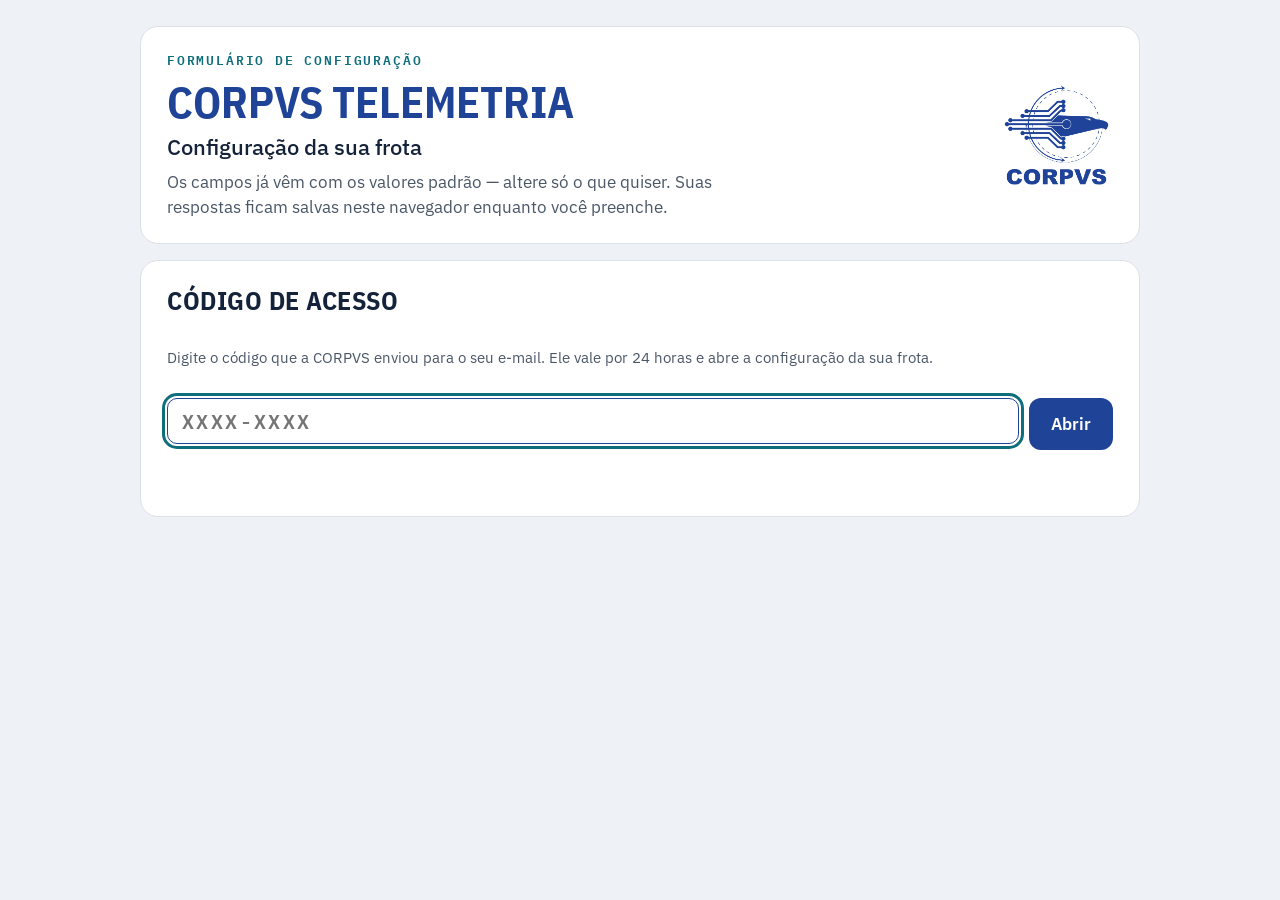
<file: index.html>
<!doctype html>
<html lang="pt-BR">
<head>
<meta charset="utf-8">
<meta name="viewport" content="width=device-width, initial-scale=1">
<meta name="theme-color" content="#1f4396">
<meta name="robots" content="noindex">
<meta name="referrer" content="no-referrer">
<meta name="description" content="Formulário de configuração da telemetria CORPVS.">
<title>CORPVS Telemetria — Formulário de Configuração</title>
<link rel="preconnect" href="https://fonts.googleapis.com">
<link rel="preconnect" href="https://fonts.gstatic.com" crossorigin>
<link rel="stylesheet" href="https://fonts.googleapis.com/css2?family=IBM+Plex+Mono:wght@500;600&family=IBM+Plex+Sans:ital,wght@0,400;0,500;0,600;1,400&family=IBM+Plex+Sans+Condensed:wght@700&display=swap">
<link rel="stylesheet" href="assets/estilo.css">
</head>
<body>

<div class="pagina">

  <header class="cartao cabecalho">
    <div class="cabecalho__texto">
      <div class="sobretitulo">FORMULÁRIO DE CONFIGURAÇÃO</div>
      <h1>CORPVS TELEMETRIA</h1>
      <div class="cabecalho__linha2" id="tituloCliente">Configuração da sua frota</div>
      <p>Os campos já vêm com os valores padrão — altere só o que quiser. Suas respostas ficam salvas neste navegador enquanto você preenche.</p>
    </div>
    <img class="cabecalho__logo" src="assets/logo.png" alt="CORPVS" width="1766" height="1713">
  </header>

  <!-- ================= ACESSO ================= -->
  <section class="cartao secao acesso" id="telaAcesso">
    <div class="titulo">CÓDIGO DE ACESSO</div>
    <p class="subtitulo">Digite o código que a CORPVS enviou para o seu e-mail. Ele vale por 24 horas e abre
      a configuração da sua frota.</p>
    <form class="acesso__linha" id="formAcesso">
      <input class="entrada acesso__codigo" type="text" id="codigo" placeholder="XXXX-XXXX"
             autocomplete="one-time-code" autocapitalize="characters" spellcheck="false" maxlength="12"
             aria-label="Código de acesso">
      <button class="btn" type="submit" id="abrir">Abrir</button>
    </form>
    <p class="dica" id="estadoAcesso" aria-live="polite"></p>
  </section>

  <div id="formulario" class="formulario" hidden>

  <nav class="abas" data-noprint>
    <button class="aba" type="button" data-ir="1" aria-current="true">
      <span class="aba__num">1</span>
      <span class="aba__rot"><b>Frota e grupos</b><span>Câmbio · grupos</span></span>
    </button>
    <button class="aba" type="button" data-ir="2" aria-current="false">
      <span class="aba__num">2</span>
      <span class="aba__rot"><b>Motor</b><span>Faixas de rotação</span></span>
    </button>
    <button class="aba" type="button" data-ir="3" aria-current="false">
      <span class="aba__num">3</span>
      <span class="aba__rot"><b>Condução e alertas</b><span>Velocidade · condução · áudios</span></span>
    </button>
    <button class="aba" type="button" data-ir="4" aria-current="false">
      <span class="aba__num">4</span>
      <span class="aba__rot"><b>Ranking</b><span>Regras de pontuação</span></span>
    </button>
  </nav>

  <!-- Aparece nas etapas 2 e 3: é o grupo em edição. -->
  <section class="cartao secao conjuntos" id="cartaoGrupo">
    <div class="cabecalho-bloco cabecalho-bloco--quebra">
      <div>
        <div class="titulo">GRUPO EM CONFIGURAÇÃO</div>
        <div class="subtitulo">Tudo o que você ajustar abaixo vale para as placas deste grupo.
          Para criar grupo ou mudar placa de grupo, volte à etapa 1.</div>
      </div>
      <button class="btn-adicionar" type="button" id="duplicarGrupo">Duplicar grupo</button>
    </div>
    <div class="fichas" id="fichasGrupos" role="tablist" aria-label="Grupos"></div>
    <p class="placas-do-grupo" id="placasDoGrupo"></p>
    <div class="grade-campos">
      <label class="campo">
        <span>Nome deste grupo</span>
        <input type="text" id="nomeGrupo" autocomplete="off">
        <span class="dica">Ex.: <em>Delivery urbano</em>, <em>Carretas</em>. É por este nome que a CORPVS
          identifica cada configuração.</span>
      </label>
      <label class="campo">
        <span>Modelo do veículo</span>
        <select id="modeloGrupo" class="entrada"></select>
        <span class="dica">Escolhendo o modelo, as faixas de rotação já vêm da ficha técnica do
          fabricante. Dá para ajustar depois.</span>
      </label>
    </div>
  </section>

  <!-- Presa no topo da tela: rolando lá para baixo, o cliente continua
       sabendo qual grupo está editando. -->
  <button class="editando" type="button" id="editando" hidden aria-live="polite"></button>

  <!-- ================= ETAPA 1 — FROTA E GRUPOS ================= -->
  <div id="pagina1" class="folha">

    <section class="cartao secao">
      <div class="titulo">IDENTIFICAÇÃO</div>
      <div class="grade-campos">
        <div class="campo">
          <span>Empresa</span>
          <div class="entrada entrada--fixa" id="nomeCliente"></div>
        </div>
        <label class="campo">
          <span>Responsável</span>
          <input type="text" id="responsavel" placeholder="Seu nome" autocomplete="name">
        </label>
        <label class="campo">
          <span>E-mail</span>
          <input type="email" id="email" placeholder="nome@empresa.com.br" autocomplete="email" required>
          <span class="dica" id="dicaEmail"></span>
        </label>
      </div>

      <!-- Campo-armadilha: fica fora da tela e sem foco por tabulação.
           Pessoa nenhuma o preenche; robô de formulário preenche tudo.
           Se vier com conteúdo, o envio é descartado do outro lado. -->
      <div class="armadilha" aria-hidden="true">
        <label>Não preencha este campo
          <input type="text" id="armadilha" name="sobrenome_meio" tabindex="-1" autocomplete="off">
        </label>
      </div>
    </section>

    <section class="cartao secao">
      <div class="cabecalho-bloco cabecalho-bloco--quebra">
        <div>
          <div class="titulo">FROTA</div>
          <div class="subtitulo">Marque o câmbio de cada veículo. Placas no mesmo grupo recebem a mesma
            configuração — um veículo diferente dos outros vai para um grupo só dele.</div>
        </div>
        <div class="contador" id="contadorPlacas">—</div>
      </div>
      <div class="acoes-frota" data-noprint>
        <button class="btn btn--pequeno" type="button" id="todasManuais">Todas manuais</button>
        <button class="btn btn--pequeno" type="button" id="todasAutomaticas">Todas automáticas</button>
      </div>
      <div class="placas" id="listaPlacas"></div>
      <p class="dica">Automáticos não têm banguela, faixa azul, RPM abaixo do ideal nem excesso de embreagem.</p>
      <div class="resumo-grupos" id="resumoGrupos"></div>
    </section>

    <div class="rodape-nav rodape-nav--fim" data-noprint>
      <button class="btn" type="button" data-ir="2">Configurar grupos →</button>
    </div>
  </div>

  <!-- ================= ETAPA 2 — MOTOR ================= -->
  <div id="pagina2" class="folha" hidden>

    <section class="cartao secao">
      <div class="cabecalho-bloco">
        <div style="display:flex;align-items:center;gap:14px">
          <div class="icone-bloco">
            <svg width="32" height="32" viewBox="0 0 24 24" fill="none" stroke="currentColor" stroke-width="1.6" stroke-linecap="round" stroke-linejoin="round" aria-hidden="true"><path d="M3.5 17a8.5 8.5 0 1 1 17 0"/><path d="M12 17l4.5-5.5"/></svg>
          </div>
          <div>
            <div class="numero-bloco">01</div>
            <div class="titulo titulo--grande">ROTAÇÃO DO MOTOR</div>
          </div>
        </div>
        <div class="unidade"><small>UNIDADE</small><b>RPM</b></div>
      </div>

      <div style="display:flex;flex-direction:column;gap:8px;padding-top:6px">
        <p class="origem-faixas" id="origemFaixas"></p>
        <div class="barra" id="barra"></div>
        <div class="marcas" id="marcas"></div>
        <p class="nota-italico">Arraste os marcadores ou digite os valores abaixo — as faixas vizinhas se ajustam automaticamente. A azul (RPM abaixo do ideal) começa sempre na marcha lenta + 50 e é exclusiva de veículos manuais.</p>
      </div>

      <div class="faixas" id="listaFaixas"></div>

      <div class="grade-campos" style="padding-top:16px;border-top:1px solid #e6eaef">
        <div id="camposRpm"></div>
        <div class="caixa-fixa">
          <span style="display:flex;align-items:center;gap:10px;font:600 16px var(--sans)">Banguela <span class="etiqueta">FIXO</span></span>
          <span style="font:400 15px/1.45 var(--sans);color:var(--texto-medio)">Exclusivo para veículos manuais. Detectado com rotação em marcha lenta + 50 e velocidade acima de 15 km/h. Não é ajustável pelo cliente.</span>
        </div>
      </div>
    </section>

    <div class="rodape-nav" data-noprint>
      <button class="btn btn--fantasma" type="button" data-ir="1">← Frota</button>
      <button class="btn" type="button" data-ir="3">Condução e alertas →</button>
    </div>
  </div>

  <!-- ================= ETAPA 3 — CONDUÇÃO E ALERTAS ================= -->
  <div id="pagina3" class="folha" hidden>

    <div class="blocos" id="blocos"></div>

    <section class="cartao secao">
      <div class="cabecalho-bloco cabecalho-bloco--quebra">
        <div>
          <div class="numero-bloco">04</div>
          <div class="titulo titulo--grande">ALERTAS SONOROS</div>
        </div>
        <div style="display:flex;gap:8px" data-noprint>
          <button class="btn btn--pequeno" type="button" id="ligarTodos">Ligar todos</button>
          <button class="btn btn--pequeno" type="button" id="desligarTodos">Desligar todos</button>
        </div>
      </div>
      <div class="alertas" id="listaAlertas"></div>
    </section>

    <div class="rodape-nav" data-noprint>
      <button class="btn btn--fantasma" type="button" data-ir="2">← Motor</button>
      <button class="btn" type="button" data-ir="4">Ranking →</button>
    </div>
  </div>

  <!-- ================= ETAPA 4 — RANKING ================= -->
  <div id="pagina4" class="folha" hidden>

    <section class="cartao secao">
      <div class="titulo titulo--grande">RANKING DE MOTORISTAS</div>
      <div class="explica-regra">
        <p>Cada regra funciona assim: quando o evento acontecer <b>X vezes</b>, o motorista
          <b>perde Y pontos</b>.</p>
        <p class="explica-regra__exemplo">Exemplo: <b>Faixa amarela</b> · 3 vezes · perde 2 pontos.</p>
        <p>Ligue as regras que valem para a sua frota. As regras valem para todos os motoristas,
          de todos os grupos — é assim que o ranking compara um com o outro.</p>
      </div>
    </section>

    <div id="listasRegras" class="folha"></div>

    <section class="cartao secao">
      <div class="titulo">OBSERVAÇÕES</div>
      <textarea id="observacoes" rows="3" placeholder="Algo mais que devemos saber?"></textarea>
    </section>

    <div class="rodape-nav" data-noprint>
      <button class="btn btn--fantasma" type="button" data-ir="3">← Condução e alertas</button>
      <button class="btn" type="button" id="abrirResumo">Revisar e enviar</button>
    </div>
  </div>

  </div>

</div>

<!-- ================= RESUMO ================= -->
<div class="modal" id="modal" hidden role="dialog" aria-modal="true" aria-label="Resumo da configuração">
  <div class="modal__caixa">
    <div class="modal__topo">
      <b>Resumo da configuração</b>
      <button class="fechar" type="button" id="fecharResumo" aria-label="Fechar">×</button>
    </div>
    <div class="modal__corpo" id="corpoResumo"></div>
    <div class="modal__pe">
      <span class="estado" id="estadoEnvio"></span>
      <button class="btn btn--fantasma" type="button" id="copiarResumo">Copiar resumo</button>
      <button class="btn" type="button" id="enviar">Enviar respostas</button>
    </div>
  </div>
</div>

<!-- defer preserva a ordem: catálogo e matemática primeiro, depois os
     controles, a frota, as regras, o resumo e o estado. Por último o
     acesso, que é quem abre o formulário depois de validar o código. -->
<script src="assets/catalogo.js" defer></script>
<script src="assets/campos.js" defer></script>
<script src="assets/frota.js" defer></script>
<script src="assets/regras.js" defer></script>
<script src="assets/resumo.js" defer></script>
<script src="assets/app.js" defer></script>
<script src="assets/acesso.js" defer></script>
</body>
</html>
</file>
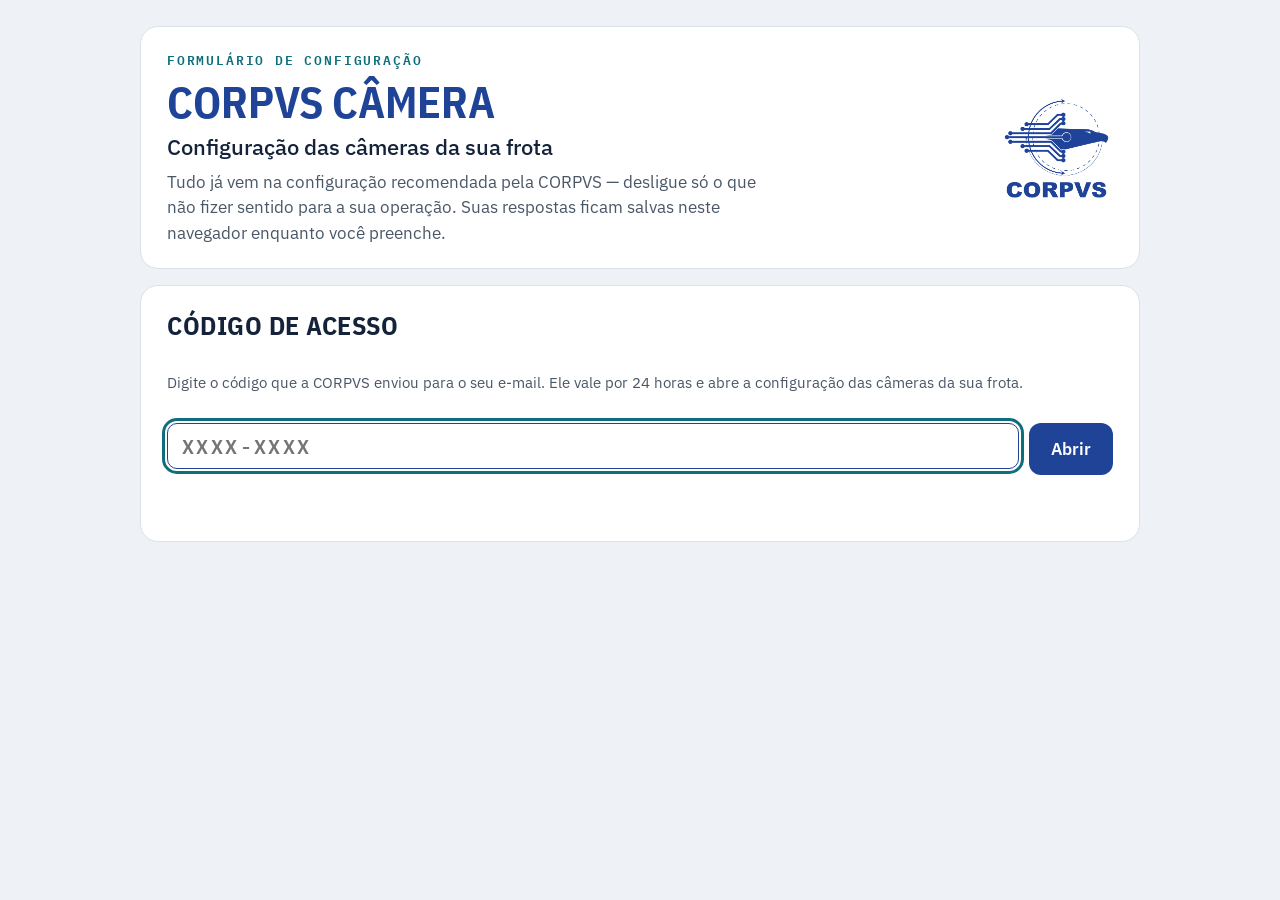
<file: camera/index.html>
<!doctype html>
<html lang="pt-BR">
<head>
<meta charset="utf-8">
<meta name="viewport" content="width=device-width, initial-scale=1">
<meta name="theme-color" content="#1f4396">
<meta name="robots" content="noindex">
<meta name="referrer" content="no-referrer">
<meta name="description" content="Formulário de configuração da câmera CORPVS.">
<title>CORPVS Câmera — Formulário de Configuração</title>
<link rel="preconnect" href="https://fonts.googleapis.com">
<link rel="preconnect" href="https://fonts.gstatic.com" crossorigin>
<link rel="stylesheet" href="https://fonts.googleapis.com/css2?family=IBM+Plex+Mono:wght@500;600&family=IBM+Plex+Sans:ital,wght@0,400;0,500;0,600;1,400&family=IBM+Plex+Sans+Condensed:wght@700&display=swap">
<link rel="stylesheet" href="../assets/estilo.css">
<style>
  /* Só o que a câmera tem e a telemetria não: a ficha de cada função. */
  .funcao { gap: var(--espaco-m); }
  .funcao__campos { display: grid; gap: var(--espaco-m); grid-template-columns: minmax(0, 1fr); }
  @media (min-width: 560px) { .funcao__campos { grid-template-columns: repeat(auto-fill, minmax(min(100%, 240px), 1fr)); } }
  .funcao__campos .alerta { min-height: 46px; }
  .modulo { font: 600 13px var(--sans); letter-spacing: .06em; text-transform: uppercase; color: var(--teal); }
</style>
</head>
<body>

<div class="pagina">

  <header class="cartao cabecalho">
    <div class="cabecalho__texto">
      <div class="sobretitulo">FORMULÁRIO DE CONFIGURAÇÃO</div>
      <h1>CORPVS CÂMERA</h1>
      <div class="cabecalho__linha2" id="tituloCliente">Configuração das câmeras da sua frota</div>
      <p>Tudo já vem na configuração recomendada pela CORPVS — desligue só o que não fizer sentido para a sua operação. Suas respostas ficam salvas neste navegador enquanto você preenche.</p>
    </div>
    <img class="cabecalho__logo" src="../assets/logo.png" alt="CORPVS" width="1766" height="1713">
  </header>

  <!-- ================= ACESSO ================= -->
  <section class="cartao secao acesso" id="telaAcesso">
    <div class="titulo">CÓDIGO DE ACESSO</div>
    <p class="subtitulo">Digite o código que a CORPVS enviou para o seu e-mail. Ele vale por 24 horas e abre
      a configuração das câmeras da sua frota.</p>
    <form class="acesso__linha" id="formAcesso">
      <input class="entrada acesso__codigo" type="text" id="codigo" placeholder="XXXX-XXXX"
             autocomplete="one-time-code" autocapitalize="characters" spellcheck="false" maxlength="12"
             aria-label="Código de acesso">
      <button class="btn" type="submit" id="abrir">Abrir</button>
    </form>
    <p class="dica" id="estadoAcesso" aria-live="polite"></p>
  </section>

  <div id="formulario" class="formulario" hidden>

  <nav class="abas" data-noprint>
    <button class="aba" type="button" data-ir="1" aria-current="true">
      <span class="aba__num">1</span>
      <span class="aba__rot"><b>Identificação</b><span>Responsável · veículos</span></span>
    </button>
    <button class="aba" type="button" data-ir="2" aria-current="false">
      <span class="aba__num">2</span>
      <span class="aba__rot"><b>Estrada (ADAS)</b><span>Colisão · faixa · distância</span></span>
    </button>
    <button class="aba" type="button" data-ir="3" aria-current="false">
      <span class="aba__num">3</span>
      <span class="aba__rot"><b>Motorista (DSM)</b><span>Cansaço · celular · cinto · direção</span></span>
    </button>
    <button class="aba" type="button" data-ir="4" aria-current="false">
      <span class="aba__num">4</span>
      <span class="aba__rot"><b>Gravação</b><span>Microfone · veículo desligado</span></span>
    </button>
  </nav>

  <!-- ================= ETAPA 1 — IDENTIFICAÇÃO ================= -->
  <div id="pagina1" class="folha">
    <section class="cartao secao">
      <div class="titulo">IDENTIFICAÇÃO</div>
      <div class="grade-campos">
        <div class="campo">
          <span>Empresa</span>
          <div class="entrada entrada--fixa" id="nomeCliente"></div>
        </div>
        <label class="campo">
          <span>Responsável</span>
          <input type="text" id="responsavel" placeholder="Seu nome" autocomplete="name">
        </label>
        <label class="campo">
          <span>E-mail</span>
          <input type="email" id="email" placeholder="nome@empresa.com.br" autocomplete="email" required>
          <span class="dica" id="dicaEmail"></span>
        </label>
      </div>

      <!-- Campo-armadilha: fora da tela e sem foco por tabulação.
           Se vier com conteúdo, o envio é descartado do outro lado. -->
      <div class="armadilha" aria-hidden="true">
        <label>Não preencha este campo
          <input type="text" id="armadilha" name="sobrenome_meio" tabindex="-1" autocomplete="off">
        </label>
      </div>
    </section>

    <section class="cartao secao">
      <div class="cabecalho-bloco cabecalho-bloco--quebra">
        <div>
          <div class="titulo">VEÍCULOS</div>
          <div class="subtitulo">A configuração desta página vale para todos os veículos abaixo.</div>
        </div>
        <div class="contador" id="contadorPlacas">—</div>
      </div>
      <div class="placas" id="listaPlacas"></div>
    </section>

    <section class="cartao secao">
      <div>
        <div class="titulo">ALARMES NA CABINE</div>
        <div class="subtitulo">Vale para todas as funções. Ligado, você escolhe função por função nas próximas etapas.</div>
      </div>
      <div id="alarmesCabine"></div>
    </section>

    <div class="rodape-nav rodape-nav--fim" data-noprint>
      <button class="btn" type="button" data-ir="2">Estrada (ADAS) →</button>
    </div>
  </div>

  <!-- ================= ETAPAS 2 a 4 — montadas pelo camera.js ================= -->
  <div id="pagina2" class="folha" hidden>
    <div class="folha" data-modulos="ADAS"></div>
    <div class="rodape-nav" data-noprint>
      <button class="btn btn--fantasma" type="button" data-ir="1">← Identificação</button>
      <button class="btn" type="button" data-ir="3">Motorista (DSM) →</button>
    </div>
  </div>

  <div id="pagina3" class="folha" hidden>
    <div class="folha" data-modulos="DSM VSD"></div>
    <div class="rodape-nav" data-noprint>
      <button class="btn btn--fantasma" type="button" data-ir="2">← Estrada (ADAS)</button>
      <button class="btn" type="button" data-ir="4">Gravação →</button>
    </div>
  </div>

  <div id="pagina4" class="folha" hidden>
    <div class="folha" data-modulos="Gravação"></div>
    <section class="cartao secao">
      <div class="titulo">OBSERVAÇÕES</div>
      <textarea id="observacoes" rows="3" placeholder="Algo mais que devemos saber?"></textarea>
    </section>
    <div class="rodape-nav" data-noprint>
      <button class="btn btn--fantasma" type="button" data-ir="3">← Motorista (DSM)</button>
      <button class="btn" type="button" id="abrirResumo">Revisar e enviar</button>
    </div>
  </div>

  </div>

</div>

<!-- ================= RESUMO ================= -->
<div class="modal" id="modal" hidden role="dialog" aria-modal="true" aria-label="Resumo da configuração">
  <div class="modal__caixa">
    <div class="modal__topo">
      <b>Resumo da configuração</b>
      <button class="fechar" type="button" id="fecharResumo" aria-label="Fechar">×</button>
    </div>
    <div class="modal__corpo" id="corpoResumo"></div>
    <div class="modal__pe">
      <span class="estado" id="estadoEnvio"></span>
      <button class="btn btn--fantasma" type="button" id="copiarResumo">Copiar resumo</button>
      <button class="btn" type="button" id="enviar">Enviar respostas</button>
    </div>
  </div>
</div>

<script src="catalogo.js" defer></script>
<script src="camera.js" defer></script>
</body>
</html>
</file>
<file: assets/estilo.css>
/* ------------------------------------------------------------------ *
 * Tokens. Cor, medida e tipografia num lugar só — mexer aqui muda a
 * página inteira, e não há valor de cor solto no meio do documento.
 * ------------------------------------------------------------------ */
:root {
  --azul: #1f4396;
  --azul-escuro: #18357a;
  --azul-claro: #eaf0fa;
  --teal: #0f6e7c;
  --teal-claro: #e6f1f3;
  --texto: #14233a;
  --texto-medio: #4a5767;
  --texto-fraco: #5b6878;
  --fundo: #eef1f5;
  --cartao: #fff;
  --cinza-claro: #f4f6f9;
  --borda: #dbe1e8;
  --borda-campo: #cdd5df;
  --verde: #1f9a6a;
  --verde-fundo: #f3faf6;
  --verde-borda: #9fd6bd;
  --vermelho: #c0392b;
  --alerta: #a4461b;
  --sans: 'IBM Plex Sans', -apple-system, BlinkMacSystemFont, 'Segoe UI', sans-serif;
  --cond: 'IBM Plex Sans Condensed', 'IBM Plex Sans', sans-serif;
  --mono: 'IBM Plex Mono', ui-monospace, Consolas, monospace;
  --raio: 14px;
  --raio-g: 18px;
  --toque: 44px;   /* alvo mínimo de toque */
  /* Espaçamento: entre caixas, dentro da caixa, entre itens pequenos.
     Nenhuma distância entre blocos é escrita solta — muda aqui, muda tudo. */
  --espaco: 16px;
  --espaco-m: 12px;
  --espaco-p: 8px;
}

* { box-sizing: border-box; }
/* Vem antes de tudo: o display de uma classe nossa nunca pode vencer o
   hidden, senão a página escondida continua na tela. */
[hidden] { display: none !important; }
html { -webkit-text-size-adjust: 100%; }
body {
  margin: 0;
  background: var(--fundo);
  color: var(--texto);
  font: 400 17px/1.5 var(--sans);
}
a { color: var(--azul); }
h1, h2, h3 { margin: 0; }
img { display: block; max-width: 100%; height: auto; }
button { font-family: inherit; }

/* Todo input tem largura intrínseca (~20 caracteres) que uma coluna de
   grade respeita — e é assim que um formulário estoura a tela do
   telefone sem ninguém ver. Aqui se permite encolher. */
input, textarea, select { min-width: 0; }

/* Se a fonte condensada não carregar (rede do cliente, modo offline), o
   título cai numa fonte bem mais larga. Quebrar é melhor que vazar. */
h1, .titulo, .titulo--grande { overflow-wrap: anywhere; }

/* Some a seta do input numérico: o valor é digitado ou arrastado. */
input[type=number] { -moz-appearance: textfield; appearance: textfield; }
input::-webkit-outer-spin-button,
input::-webkit-inner-spin-button { -webkit-appearance: none; margin: 0; }

:where(button, input, textarea, [tabindex]):focus-visible {
  outline: 3px solid var(--teal);
  outline-offset: 2px;
}

/* ------------------------------------------------------------------ *
 * Estrutura — mobile-first. As quebras em 640px e 900px só ACRESCENTAM
 * colunas; o telefone é o estado natural do documento, não a exceção.
 * ------------------------------------------------------------------ */
.pagina {
  max-width: 1040px;
  margin: 0 auto;
  padding: var(--espaco) var(--espaco) 48px;
  display: flex;
  flex-direction: column;
  gap: var(--espaco);
}
/* O formulário é um invólucro só para esconder tudo antes do código: as
   caixas dentro dele continuam sendo filhas da .pagina para o espaçamento. */
.formulario { display: contents; }
.folha { display: flex; flex-direction: column; gap: var(--espaco); }
@media (min-width: 640px) {
  .pagina { padding: 26px 20px 56px; }
}

.cartao {
  background: var(--cartao);
  border: 1px solid var(--borda);
  border-radius: var(--raio-g);
  padding: 20px;
}
@media (min-width: 640px) { .cartao { padding: 22px 26px; } }

.secao { display: flex; flex-direction: column; gap: var(--espaco); }
.campos-bloco { display: flex; flex-direction: column; gap: var(--espaco-m); }

.cabecalho {
  display: flex;
  flex-direction: column;
  gap: 18px;
}
.cabecalho__texto { display: flex; flex-direction: column; gap: 8px; }
.sobretitulo {
  font: 600 13px var(--mono);
  letter-spacing: .14em;
  color: var(--teal);
}
.cabecalho h1 {
  font: 700 clamp(30px, 9vw, 44px)/1.05 var(--cond);
  color: var(--azul);
}
.cabecalho__linha2 { font: 500 clamp(18px, 5vw, 22px)/1.3 var(--sans); }
.cabecalho p { margin: 0; color: var(--texto-medio); max-width: 60ch; }
.cabecalho__logo { height: 84px; width: auto; align-self: flex-start; }
@media (min-width: 640px) {
  .cabecalho { flex-direction: row; align-items: center; justify-content: space-between; gap: 24px; }
  .cabecalho__texto { flex: 1; }
  .cabecalho__logo { height: 110px; align-self: center; }
}

/* Regra geral das grades deste arquivo: NENHUM track pode passar da
   largura do contêiner. Coluna "auto" adota a largura mínima do conteúdo
   e vaza para fora do cartão sem rolar a tela — o campo simplesmente
   atravessa a borda. Por isso todo track é minmax(0,1fr) no telefone e
   minmax(min(100%,Xpx),1fr) quando pode haver mais de uma coluna. */

/* Abas das quatro etapas: duas por linha no telefone, quatro no desktop */
.abas { display: grid; gap: 10px; grid-template-columns: minmax(0, 1fr) minmax(0, 1fr); }
@media (min-width: 900px) { .abas { grid-template-columns: repeat(4, minmax(0, 1fr)); } }
.aba {
  display: flex;
  align-items: center;
  gap: 14px;
  min-height: var(--toque);
  padding: 12px 16px;
  border: 1.5px solid var(--azul);
  border-radius: var(--raio);
  background: var(--cartao);
  color: var(--azul);
  text-align: left;
  cursor: pointer;
}
.aba[aria-current="true"] { background: var(--azul); color: #fff; }
.aba__num { font: 700 24px var(--cond); }
.aba__rot { display: flex; flex-direction: column; min-width: 0; }
@media (max-width: 639px) {
  .aba { gap: 10px; padding: 10px 12px; }
  .aba__num { font-size: 20px; }
  .aba__rot b { font-size: 15px; }
  .aba__rot span { display: none; }
}
.aba__rot b { font: 600 16px var(--sans); }
.aba__rot span { font: 400 13px var(--sans); }

/* Títulos de bloco */
.titulo { font: 700 clamp(22px, 6vw, 26px) var(--cond); letter-spacing: .02em; }
.titulo--grande { font-size: clamp(23px, 6.5vw, 28px); line-height: 1.05; }
.subtitulo { font: 400 15px var(--sans); color: var(--texto-medio); }
/* Cabeçalho de bloco: título à esquerda, selo de unidade à direita.
   SEM flex-wrap de propósito. Com wrap, o navegador decide quebrar a
   linha ANTES de tentar encolher o título — o selo desce e cada bloco
   ganha uma faixa inteira de altura à toa. Sem wrap, o título encolhe e
   quebra em duas linhas, que é o comportamento certo aqui.
   Onde o segundo elemento não é um selo estreito (contador de veículos,
   par de botões), usa-se o modificador --quebra. */
.cabecalho-bloco {
  display: flex;
  justify-content: space-between;
  align-items: flex-start;
  gap: 12px;
  flex-wrap: nowrap;
}
.cabecalho-bloco > :first-child { flex: 1 1 auto; min-width: 0; }
.cabecalho-bloco > :first-child + * { flex: 0 0 auto; }
.cabecalho-bloco--quebra { flex-wrap: wrap; }
.numero-bloco { font: 600 13px var(--mono); letter-spacing: .12em; color: var(--texto-fraco); }
.unidade {
  display: flex; flex-direction: column; align-items: center;
  padding: 6px 16px 8px; border-radius: 12px;
  background: var(--azul); color: #fff; flex-shrink: 0;
}
.unidade small { font: 500 11px var(--mono); letter-spacing: .18em; color: #c7d4ee; }
.unidade b { font: 700 clamp(26px, 7vw, 34px)/1 var(--cond); }
.icone-bloco {
  width: 54px; height: 54px; border-radius: 14px; flex-shrink: 0;
  background: var(--teal-claro); color: var(--teal);
  display: flex; align-items: center; justify-content: center;
}

/* Campos */
.grade-campos { display: grid; gap: 12px; grid-template-columns: minmax(0, 1fr); }
@media (min-width: 560px) { .grade-campos { grid-template-columns: repeat(auto-fit, minmax(min(100%, 230px), 1fr)); } }
.campo { display: flex; flex-direction: column; gap: 6px; }
.campo > span:first-child { font: 600 16px var(--sans); }
.campo input[type=text],
.campo input[type=email],
.entrada {
  width: 100%;
  height: 46px;
  border: 1.5px solid var(--borda-campo);
  border-radius: 10px;
  padding: 0 14px;
  font: 400 16px var(--sans);
  color: var(--texto);
  background: var(--cartao);
}
.campo input:focus, .entrada:focus { border-color: var(--azul); }
.dica { font: 400 14px var(--sans); color: var(--texto-fraco); }
.dica--alerta { color: var(--alerta); }
.dica--erro { color: var(--vermelho); font-weight: 600; }
.opcional {
  font: 400 12px var(--mono); font-style: normal; letter-spacing: .06em;
  color: var(--texto-fraco); background: var(--cinza-claro);
  padding: 2px 7px; border-radius: 5px; margin-left: 6px;
}

/* Lista de modelos: mesmo corpo dos campos de texto, com a seta própria
   do sistema — trocar a seta por desenho nosso não ganha nada aqui. */
select.entrada { cursor: pointer; padding-right: 10px; }

/* De onde vieram as faixas. Fica acima da barra porque é a primeira
   pergunta de quem olha para ela: "esses números saíram de onde?" */
.origem-faixas {
  margin: 0;
  padding: 8px 12px;
  border-radius: 8px;
  background: var(--cinza-claro);
  font: 400 14px/1.4 var(--sans);
  color: var(--texto-medio);
}
.origem-faixas b { color: var(--teal); font-weight: 600; }

/* --- Conjuntos de veículos -------------------------------------------- */
.conjuntos { border-left: 3px solid var(--teal); }
.fichas { display: flex; flex-wrap: wrap; gap: 8px; }
.ficha {
  display: flex; align-items: stretch;
  border: 1.5px solid var(--borda-campo);
  border-radius: 10px;
  overflow: hidden;
  background: var(--cartao);
}
.ficha--ativa { border-color: var(--azul); background: var(--azul); }
.ficha__nome {
  min-height: var(--toque);
  padding: 0 14px;
  border: 0; background: none; cursor: pointer;
  font: 600 15px var(--sans); color: var(--azul);
  max-width: 60vw; overflow: hidden; text-overflow: ellipsis; white-space: nowrap;
}
.ficha--ativa .ficha__nome { color: #fff; }
.ficha__tira {
  width: 38px; border: 0; cursor: pointer;
  background: none; color: var(--texto-fraco);
  font-size: 20px; line-height: 1;
  border-left: 1.5px solid var(--borda-campo);
}
.ficha--ativa .ficha__tira { color: #c7d4ee; border-left-color: rgba(255,255,255,.35); }
.ficha__tira:hover { color: var(--vermelho); background: #fdf1ec; }
.ficha--ativa .ficha__tira:hover { color: #fff; background: rgba(255,255,255,.18); }

/* Qual conjunto está sendo editado. Presa no topo enquanto se rola. */
.editando {
  position: sticky; top: 0; z-index: 5;
  display: flex; align-items: center; gap: 8px; width: 100%;
  min-height: var(--toque); padding: 8px 14px;
  border: 0; border-radius: 10px;
  background: var(--azul); color: #fff;
  font: 400 14px var(--sans); text-align: left; cursor: pointer;
  box-shadow: 0 4px 12px rgba(20, 35, 58, .18);
}
.editando b { font-weight: 600; min-width: 0; overflow: hidden; text-overflow: ellipsis; white-space: nowrap; }
.editando span { flex: 0 0 auto; opacity: .8; font-size: 13px; }
.editando span:last-child { margin-left: auto; }

/* Sinal de troca: o conteúdo pisca ao mudar de conjunto, senão parece
   que nada aconteceu — a página de baixo tem a mesma cara. */
@keyframes trocou { from { opacity: .25; transform: translateY(6px); } to { opacity: 1; transform: none; } }
@keyframes chegou { 0% { transform: scale(.85); } 60% { transform: scale(1.06); } 100% { transform: none; } }
.trocou { animation: trocou .3s ease-out; }
.ficha--nova { animation: chegou .35s ease-out; }

/* Resposta ao toque: o botão afunda enquanto é pressionado. */
.btn:active, .btn-adicionar:active, .ficha__nome:active, .ficha__tira:active,
.aba:active, .editando:active, .cambio button:active { transform: scale(.96); }
.btn, .btn-adicionar, .ficha, .aba, .editando, .cambio button { transition: transform .08s, background-color .15s; }

@media (prefers-reduced-motion: reduce) {
  .trocou, .ficha--nova { animation: none; }
}

/* Campo fora do intervalo permitido. A borda vermelha sozinha não
   comunica a quem não enxerga cor — por isso vem sempre acompanhada da
   mensagem em .dica--erro, que o leitor de tela anuncia. */
.campo--erro .medida,
.campo--erro input { border-color: var(--vermelho); }
.campo--erro .medida input { border-color: transparent; }

/* Marca de valor alterado pelo cliente: o que ele mexeu de propósito
   precisa se distinguir do que ficou como veio. */
.marca-alterado {
  font: 600 11px var(--mono); letter-spacing: .08em;
  color: var(--teal); background: var(--teal-claro);
  padding: 2px 7px; border-radius: 5px; margin-left: 8px;
  white-space: nowrap;
}

/* Campo-armadilha: fora da tela, nunca visível, nunca focável por
   tabulação. display:none não serve — robô que lê o CSS pula o campo. */
.armadilha {
  position: absolute;
  left: -9999px;
  width: 1px; height: 1px;
  overflow: hidden;
}


/* Campo numérico com sufixo de unidade */
.medida {
  display: flex;
  height: 46px;
  border: 1.5px solid var(--borda-campo);
  border-radius: 10px;
  overflow: hidden;
  background: var(--cartao);
}
.medida input {
  flex: 1; min-width: 0; border: 0; outline: none; background: transparent;
  padding: 0 14px; font: 500 18px var(--mono); color: var(--texto);
}
.medida__unidade {
  display: flex; align-items: center; padding: 0 14px;
  background: #eef2f7; border-left: 1.5px solid var(--borda-campo);
  font: 600 14px var(--mono); color: var(--azul);
}
.medida[data-desligado="1"] { background: #f1f3f6; }
.medida[data-desligado="1"] input { color: var(--texto-fraco); }

textarea {
  width: 100%;
  border: 1.5px solid var(--borda-campo);
  border-radius: 10px;
  padding: 12px 14px;
  font: 400 17px/1.5 var(--sans);
  color: var(--texto);
  resize: vertical;
}

/* Botões */
.btn {
  min-height: var(--toque);
  height: 52px;
  padding: 0 22px;
  border: 0;
  border-radius: 12px;
  background: var(--azul);
  color: #fff;
  font: 600 17px var(--sans);
  cursor: pointer;
}
.btn:hover { background: var(--azul-escuro); }
.btn--fantasma { background: var(--cartao); color: var(--azul); border: 1.5px solid var(--azul); }
.btn--fantasma:hover { background: var(--azul-claro); }
.btn--pequeno { height: 40px; padding: 0 14px; font-size: 14px; border-radius: 8px;
  background: var(--cartao); color: var(--azul); border: 1.5px solid var(--borda-campo); }
.btn[disabled] { opacity: .6; cursor: default; }
.rodape-nav { display: flex; gap: 12px; flex-wrap: wrap; justify-content: space-between; }
.rodape-nav--fim { justify-content: flex-end; }
.rodape-nav .btn { flex: 1 1 auto; }
@media (min-width: 560px) { .rodape-nav .btn { flex: 0 0 auto; } }

/* --- Veículos: cartão empilhado no telefone, linha no desktop --------- */
/* --- Frota: uma linha por placa ------------------------------------- */
.acoes-frota { display: flex; gap: 8px; flex-wrap: wrap; }
.placas { display: flex; flex-direction: column; gap: 8px; }
.placa-linha {
  display: grid; gap: 8px 12px; align-items: center;
  /* No telefone: placa e grupo em cima, câmbio embaixo com a largura toda —
     lado a lado, "Automático" não cabe a 360px. */
  grid-template-columns: minmax(0, 1fr) 128px;
  grid-template-areas: "id grupo" "cambio cambio";
  padding: 10px 12px;
  border: 1px solid var(--borda); border-radius: 12px; background: var(--cinza-claro);
}
.placa-linha--pendente { border-color: #e9b48f; background: #fdf6f1; }
.placa-linha__id { grid-area: id; display: flex; flex-direction: column; min-width: 0; }
.placa-linha__id b { font: 600 17px var(--mono); color: var(--texto); }
.placa-linha__id span { font: 400 13px var(--sans); color: var(--texto-fraco); overflow: hidden; text-overflow: ellipsis; white-space: nowrap; }
.placa-linha .cambio { grid-area: cambio; height: 42px; }
.placa-linha .cambio button { padding: 0 8px; font-size: 14px; }
.placa-linha__grupo { grid-area: grupo; height: 42px; min-width: 0; }
@media (min-width: 720px) {
  .placa-linha {
    grid-template-columns: minmax(0, 1fr) 220px 200px;
    grid-template-areas: "id cambio grupo";
  }
}
.contador--alerta { color: var(--alerta); background: #fdf1ec; }
.resumo-grupos { display: flex; flex-direction: column; gap: 4px; }
.resumo-grupos__linha { display: flex; justify-content: space-between; gap: 12px; font: 400 14px var(--sans); color: var(--texto-medio); }
.resumo-grupos__linha b { color: var(--texto); font-weight: 600; }
.placas-do-grupo { margin: 0; font: 500 14px/1.5 var(--mono); color: var(--texto-medio); overflow-wrap: anywhere; }
.entrada--fixa { display: flex; align-items: center; height: auto; min-height: 46px; padding: var(--espaco-p) 14px;
  background: var(--cinza-claro); font: 500 15px/1.3 var(--sans); }

/* --- Acesso ----------------------------------------------------------- */
.acesso__linha { display: flex; gap: 10px; flex-wrap: wrap; }
.acesso__codigo { flex: 1 1 200px; min-width: 0; font: 600 20px var(--mono); letter-spacing: .12em; text-transform: uppercase; }

/* --- Ranking ---------------------------------------------------------- */
.explica-regra { display: flex; flex-direction: column; gap: 8px; font: 400 16px/1.5 var(--sans); color: var(--texto-medio); }
.explica-regra p { margin: 0; }
.explica-regra b { color: var(--texto); }
.explica-regra__exemplo { padding: 10px 14px; border-radius: 10px; background: var(--azul-claro); color: var(--azul); }
.regras__bloco { display: flex; flex-direction: column; gap: var(--espaco-p); }
.regras__grupo { font: 600 13px var(--sans); letter-spacing: .06em; text-transform: uppercase; color: var(--teal); }
.regra { display: flex; flex-direction: column; gap: 8px; }
.regra--ligada .regra__liga { border-color: var(--azul); }
.regra__valores { display: flex; flex-wrap: wrap; align-items: center; gap: 6px; padding: 0 4px; font: 400 15px var(--sans); color: var(--texto-medio); }
.regra__numero { width: 56px; height: 40px; padding: 0 8px; text-align: center; font: 600 16px var(--mono); }
.regra .dica { margin: 0; }

.cambio { display: flex; border: 1.5px solid var(--borda-campo); border-radius: 10px; overflow: hidden; height: 46px; }
.cambio button {
  flex: 1; border: 0; padding: 0 14px; cursor: pointer;
  background: var(--cartao); color: var(--texto-medio);
  font: 500 15px var(--sans); white-space: nowrap;
}
.cambio button[aria-pressed="true"] { background: var(--azul); color: #fff; }
.contador {
  font: 600 15px var(--mono); color: var(--azul);
  background: var(--azul-claro); padding: 8px 14px; border-radius: 8px; white-space: nowrap;
}
.btn-adicionar {
  display: inline-flex; align-items: center; gap: 10px;
  min-height: var(--toque); padding: 0 18px;
  border-radius: 10px; border: 1.5px dashed var(--azul);
  background: #f5f8fd; color: var(--azul);
  font: 600 16px var(--sans); cursor: pointer;
}
.btn-adicionar:hover { background: var(--azul-claro); }

/* --- Barra de faixas de RPM ------------------------------------------- */
.barra {
  position: relative;
  height: 56px;
  border-radius: 12px;
  background: #e9edf2;
  touch-action: none;          /* o arrasto é nosso, não do scroll */
  overflow: visible;
}
.barra__faixa { position: absolute; top: 0; bottom: 0; }

/* No telefone as seis alças ficam a ~16px uma da outra (4000 RPM em
   ~330px). Com o alvo de 44px do desktop elas viram um bloco branco
   sobreposto e escondem as faixas coloridas. Aqui o alvo encolhe para
   30px e o pino para 8px — quem precisa de precisão usa os campos
   numéricos logo abaixo. */
.barra__alca {
  position: absolute;
  top: -10px; bottom: -10px;
  width: 30px;
  margin-left: -15px;
  cursor: ew-resize;
  display: flex; align-items: center; justify-content: center;
  touch-action: none;
  background: none; border: 0; padding: 0;
}
.barra__alca::before {
  content: "";
  width: 8px; height: 100%;
  border-radius: 5px;
  background: var(--cartao);
  border: 2px solid var(--azul);
  box-shadow: 0 1px 4px rgba(20, 35, 58, .25);
}
@media (min-width: 640px) {
  .barra__alca { width: var(--toque); margin-left: calc(var(--toque) / -2); }
  .barra__alca::before { width: 14px; border-radius: 7px; }
}
.barra__alca[data-arrastando="1"]::before { background: var(--azul); }
.marcas { position: relative; height: 20px; }
.marcas span {
  position: absolute; transform: translateX(-50%);
  font: 500 12px var(--mono); color: var(--texto-fraco);
}
.faixas { display: grid; gap: 10px; grid-template-columns: minmax(0, 1fr); }
@media (min-width: 640px) { .faixas { grid-template-columns: repeat(auto-fill, minmax(min(100%, 290px), 1fr)); } }
/* No telefone a linha da faixa vira duas: o nome ocupa a largura toda e
   os dois limites vêm embaixo. Numa linha só, "Amarela" e "Vermelha"
   sobram da coluna e são cobertos pelo campo seguinte — texto cortado no
   meio, sem aviso nenhum. */
.faixa {
  display: grid;
  grid-template-columns: 14px minmax(0, 1fr) 10px minmax(0, 1fr);
  grid-template-areas:
    "cor nome nome nome"
    "cor ini  tra  fim";
  gap: 8px;
  align-items: center;
  padding: 10px 12px;
  border-radius: 10px;
  background: var(--cinza-claro);
}
.faixa__cor { grid-area: cor; width: 14px; height: 100%; min-height: 34px; border-radius: 4px; align-self: stretch; }
.faixa__ini { grid-area: ini; }
.faixa__tra { grid-area: tra; }
.faixa__fim { grid-area: fim; }
@media (min-width: 640px) {
  .faixa {
    grid-template-columns: 14px minmax(0, 1fr) 80px 10px 80px;
    grid-template-areas: "cor nome ini tra fim";
  }
  .faixa__cor { height: 34px; align-self: center; }
}
.faixa__nome { grid-area: nome; display: flex; flex-direction: column; min-width: 0; }
.faixa__nome b { font: 600 16px var(--sans); }
.faixa__nome span { font: 400 12px var(--sans); color: var(--texto-medio); }
.faixa input {
  height: 40px; width: 100%; min-width: 0;
  border: 1.5px solid var(--borda-campo); border-radius: 8px;
  padding: 0 8px; text-align: center;
  font: 500 16px var(--mono); color: var(--texto); background: var(--cartao);
}
.faixa input:disabled { background: #e7ebf0; color: var(--texto-fraco); }
.faixa__tra { text-align: center; color: var(--texto-fraco); }
.nota-italico { font: italic 400 15px/1.45 var(--sans); color: var(--texto-medio); }
.caixa-fixa {
  display: flex; flex-direction: column; gap: 8px;
  padding: 14px 16px; border-radius: 10px; background: var(--cinza-claro);
}
.etiqueta {
  font: 600 12px var(--mono); letter-spacing: .08em; color: var(--texto-medio);
  background: #e3e9f1; padding: 3px 8px; border-radius: 6px;
}

/* --- Blocos da página 2 ----------------------------------------------- */
.blocos { display: grid; gap: var(--espaco); grid-template-columns: minmax(0, 1fr); }
@media (min-width: 900px) { .blocos { grid-template-columns: repeat(auto-fit, minmax(min(100%, 430px), 1fr)); } }
/* --- Alertas sonoros -------------------------------------------------- */
.alertas { display: grid; gap: 10px; grid-template-columns: minmax(0, 1fr); }
@media (min-width: 560px) { .alertas { grid-template-columns: repeat(auto-fill, minmax(min(100%, 280px), 1fr)); } }
.alerta {
  display: flex; align-items: center; justify-content: space-between; gap: 14px;
  min-height: 60px; padding: 10px 16px;
  border: 1.5px solid var(--borda); border-radius: 12px;
  background: var(--cartao); cursor: pointer; text-align: left;
}
.alerta[aria-checked="true"] { background: var(--verde-fundo); border-color: var(--verde-borda); }
.alerta__rot { display: flex; flex-direction: column; gap: 2px; flex: 1; min-width: 0; }
.alerta__rot b { font: 600 16px var(--sans); color: var(--texto); }
.alerta__rot span { font: 400 13px var(--sans); color: var(--texto-medio); }
.chave { width: 52px; height: 30px; border-radius: 15px; background: #c3ccd7; position: relative; flex-shrink: 0; }
.chave::after {
  content: ""; position: absolute; top: 3px; left: 3px;
  width: 24px; height: 24px; border-radius: 50%;
  background: #fff; box-shadow: 0 1px 3px rgba(20, 35, 58, .3);
  transition: left .12s ease;
}
.alerta[aria-checked="true"] .chave { background: var(--verde); }
.alerta[aria-checked="true"] .chave::after { left: 25px; }

/* --- Modal do resumo -------------------------------------------------- */
.modal {
  position: fixed; inset: 0; z-index: 10;
  background: rgba(20, 35, 58, .55);
  display: flex; align-items: center; justify-content: center;
  padding: 12px;
}
.modal[hidden] { display: none; }
.modal__caixa {
  background: var(--cartao); border-radius: var(--raio-g);
  width: 100%; max-width: 720px; max-height: 92vh;
  display: flex; flex-direction: column; overflow: hidden;
}
.modal__topo, .modal__pe {
  padding: 16px 20px; display: flex; gap: 12px; align-items: center; flex-wrap: wrap;
}
.modal__topo { border-bottom: 1px solid #e6eaef; justify-content: space-between; }
.modal__topo b { font: 700 clamp(21px, 5.5vw, 26px) var(--cond); color: var(--azul); }
.modal__corpo { padding: 16px 20px; overflow: auto; display: flex; flex-direction: column; gap: 16px; }
.modal__pe { border-top: 1px solid #e6eaef; justify-content: flex-end; }
.modal__pe .btn { flex: 1 1 auto; }
@media (min-width: 560px) {
  .modal__topo, .modal__corpo, .modal__pe { padding-left: 28px; padding-right: 28px; }
  .modal__pe .btn { flex: 0 0 auto; }
}
.fechar {
  width: var(--toque); height: var(--toque); border-radius: 10px;
  border: 1.5px solid var(--borda); background: var(--cartao);
  color: var(--texto-fraco); font-size: 22px; cursor: pointer; flex-shrink: 0;
}
/* Lista do que falta antes de enviar. Fica no topo do resumo porque o
   cliente precisa ver o motivo ANTES de procurar o botão que não
   responde — botão desabilitado sem explicação é o que gera ligação. */
.pendencias {
  padding: 14px 16px;
  border-radius: 10px;
  background: #fdf1ec;
  border-left: 3px solid var(--vermelho);
}
.pendencias b { display: block; font: 600 16px var(--sans); color: var(--vermelho); margin-bottom: 6px; }
.pendencias ul { margin: 0; padding-left: 20px; }
.pendencias li { font: 400 15px/1.5 var(--sans); color: var(--texto); }

/* Placar do que saiu do padrão. */
.placar {
  padding: 12px 14px;
  border-radius: 10px;
  background: var(--teal-claro);
  border-left: 3px solid var(--teal);
  font: 600 15px var(--sans);
  color: var(--teal);
}
.placar--vazio {
  background: var(--cinza-claro);
  border-left-color: var(--borda-campo);
  color: var(--texto-medio);
  font-weight: 400;
}

.grupo-resumo { display: flex; flex-direction: column; gap: 6px; }
.linha-resumo--alterado { background: #f2fbf8; }
.linha-resumo--alterado span:last-child { color: var(--teal); font-weight: 600; }
.grupo-resumo > b { font: 600 13px var(--mono); letter-spacing: .12em; color: var(--teal); }
.linha-resumo {
  display: flex; justify-content: space-between; gap: 16px;
  padding: 6px 0; border-bottom: 1px solid #eef1f5;
  font: 400 16px var(--sans);
}
.linha-resumo span:last-child { font: 500 15px var(--mono); color: var(--texto-medio); text-align: right; }
.estado { flex: 1 1 100%; font: 400 15px/1.4 var(--sans); color: var(--alerta); }
.estado[data-ok="1"] { color: #1f7a4f; }
@media (min-width: 560px) { .estado { flex: 1 1 200px; } }

@media print {
  [data-noprint] { display: none !important; }
  body { background: #fff; }
  .cartao { border-color: #ccc; break-inside: avoid; }
}
</file>
